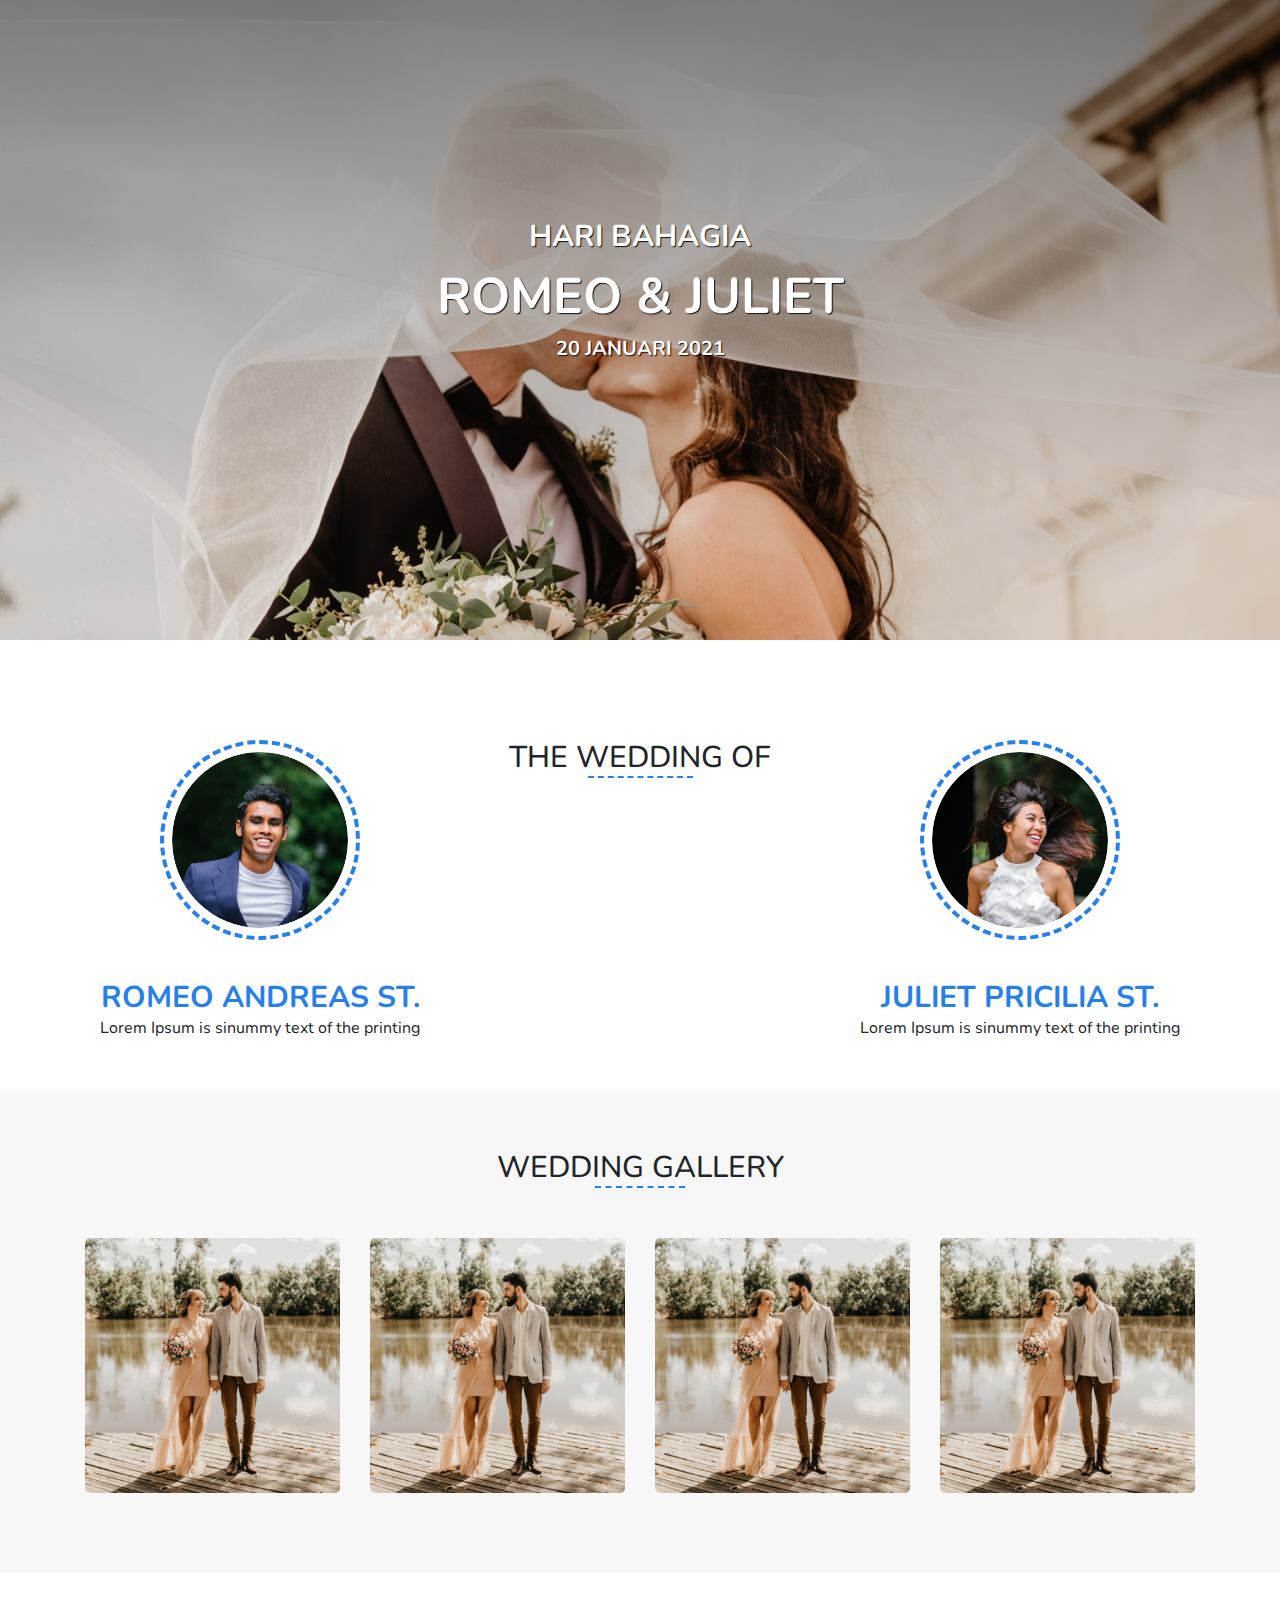
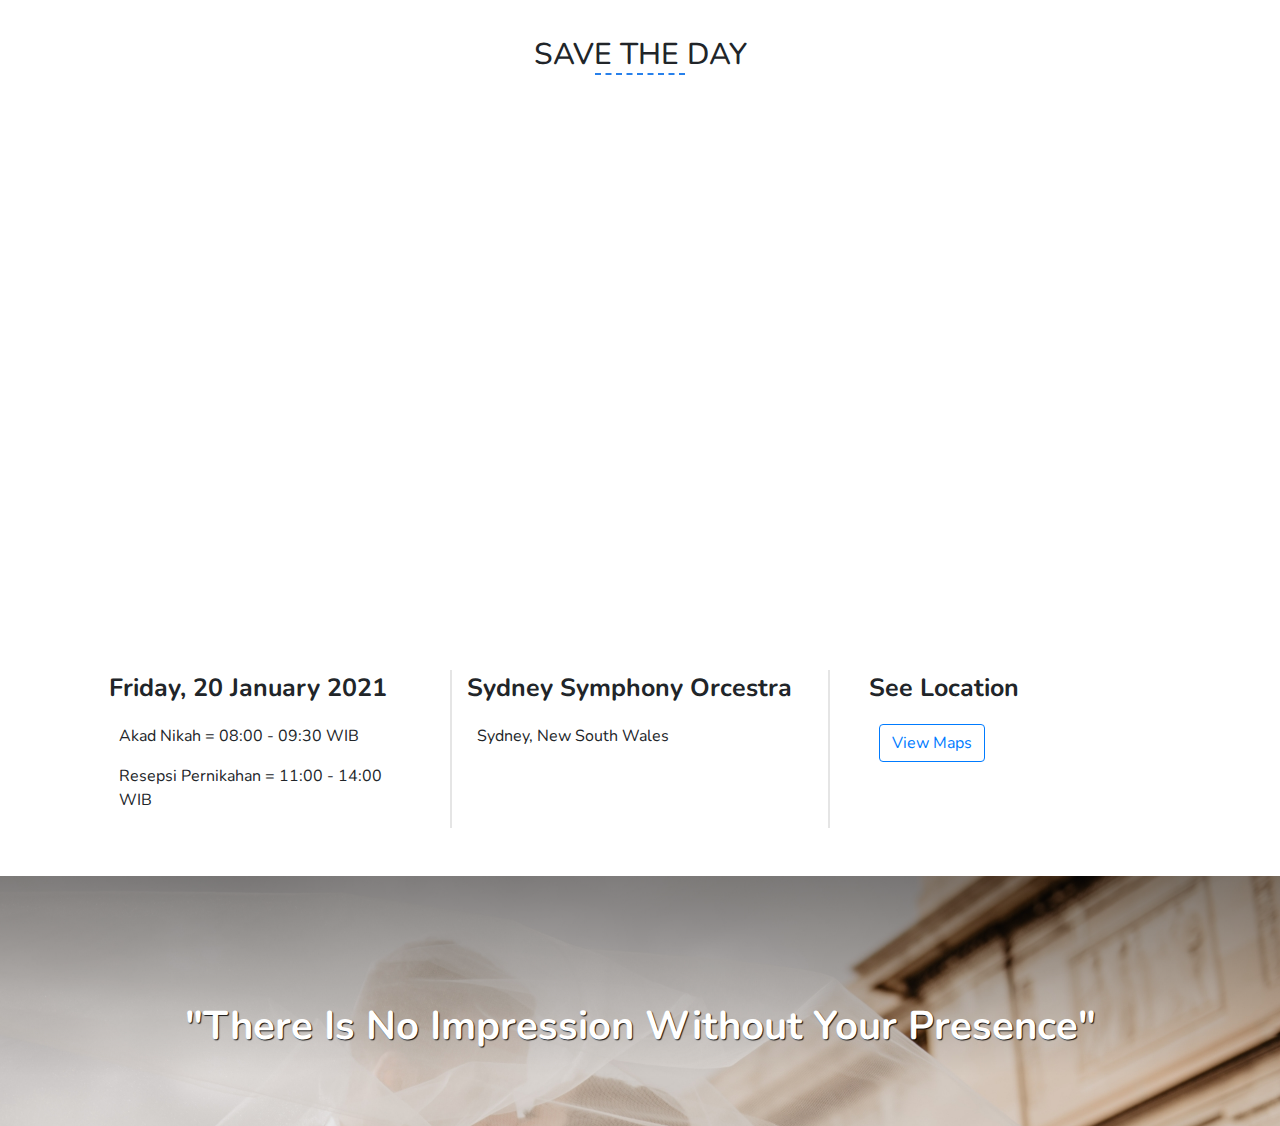
<file: index.html>
<!DOCTYPE html>
<html lang="en">
  <head>
    <!-- Required meta tags -->
    <meta charset="utf-8" />
    <meta
      name="viewport"
      content="width=device-width, initial-scale=1, shrink-to-fit=no"
    />

    <!-- Bootstrap CSS -->
    <link rel="stylesheet" href="css/bootstrap.min.css" />
    <!-- Mycss -->
    <link rel="stylesheet" href="css/css.css" />
    <!-- maps -->
    <!-- <link
      href="https://api.mapbox.com/mapbox-gl-js/v2.1.1/mapbox-gl.css"
      rel="stylesheet"
    /> -->
    <!-- Animation on Scroll -->
    <link href="aos/dist/aos.css" rel="stylesheet" />
    <!-- google font -->
    <link rel="preconnect" href="https://fonts.gstatic.com" />
    <link
      href="https://fonts.googleapis.com/css2?family=Ballet&display=swap"
      rel="stylesheet"
    />
    <link rel="preconnect" href="https://fonts.gstatic.com" />
    <link
      href="https://fonts.googleapis.com/css2?family=Nunito:wght@200&display=swap"
      rel="stylesheet"
    />
    <title>Wedding Invitation</title>
  </head>
  <body>
    <section class="first-jumbotron jumb-land">
      <div class="jumbotron jumbotron-fluid jumbotron-home">
        <div class="container text-al">
          <span
            class="text-home-1"
            data-aos="fade-right"
            data-aos-offset="300"
            data-aos-delay="1000"
            data-aos-duration="2000"
            >Hari Bahagia</span
          ><br />
          <span
            class="text-home-ut"
            data-aos="zoom-in"
            data-aos-offset="300"
            data-aos-delay="100"
            data-aos-duration="2000"
            >Romeo & Juliet</span
          ><br />
          <span
            class="text-home-2"
            data-aos="fade-left"
            data-aos-offset="300"
            data-aos-delay="1000"
            data-aos-duration="2000"
            >20 januari 2021</span
          >
        </div>
      </div>
    </section>
    <section class="bride">
      <div class="container">
        <center>
          <div style="width: 300px">
            <h2 class="versus d-block d-sm-none">THE WEDDING OF</h2>
          </div>
        </center>
        <div class="row">
          <div class="col-sm-4">
            <div class="">
              <center>
                <div class="img-stable p-2">
                  <img src="img/Mask Group 5.png" class="img-man" />
                </div>
                <h3 class="text-name-man">ROMEO ANDREAS ST.</h3>
                <span class="man-info"
                  >Lorem Ipsum is sinummy text of the printing
                </span>
              </center>
            </div>
          </div>
          <div class="col-sm-4">
            <center>
              <h2 class="my-5 and d-block d-sm-none">&</h2>
              <h2 class="versus d-none d-sm-block">THE WEDDING OF</h2>
              <!-- <h2 class="my-5 and d-none d-sm-block">With</h2> -->
            </center>
          </div>
          <div class="col-sm-4">
            <div class="">
              <center>
                <div class="img-stable p-2">
                  <img src="img/Mask Group 6.png" class="img-man" />
                </div>
                <h3 class="text-name-woman">JULIET PRICILIA ST.</h3>
                <span class="woman-info"
                  >Lorem Ipsum is sinummy text of the printing
                </span>
              </center>
            </div>
          </div>
        </div>
      </div>
    </section>
    <section class="gallery">
      <div class="container">
        <center>
          <div style="width: 300px">
            <h2 class="versus">WEDDING GALLERY</h2>
          </div>
          <div class="row">
            <div class="col-sm-3">
              <img src="img/Mask Group 7.png" class="img-gallery" />
            </div>
            <div class="col-sm-3">
              <img src="img/Mask Group 7.png" class="img-gallery" />
            </div>
            <div class="col-sm-3">
              <img src="img/Mask Group 7.png" class="img-gallery" />
            </div>
            <div class="col-sm-3">
              <img src="img/Mask Group 7.png" class="img-gallery" />
            </div>
          </div>
        </center>
      </div>
    </section>
    <section class="countdown py-4">
      <div class="container">
        <center>
          <div style="width: 300px" class="mb-5">
            <h2 class="versus">SAVE THE DAY</h2>
          </div>
        </center>
        <div class="row">
          <div class="col-lg-2"></div>
          <div class="col-lg-8">
            <div class="row mb-5 row-count container">
              <div class="">
                <center>
                  <div
                    class="box-count py-4"
                    data-aos="flip-up"
                    data-aos-offset="200"
                    data-aos-delay="100"
                    data-aos-duration="1000"
                  >
                    <span id="days" class="digit">00</span>
                    <br />
                    <span class="kategori">Days</span>
                  </div>
                </center>
              </div>
              <div class="">
                <center>
                  <div
                    class="box-count py-4"
                    data-aos="flip-up"
                    data-aos-offset="200"
                    data-aos-delay="500"
                    data-aos-duration="1000"
                  >
                    <span id="hours" class="digit">00</span>
                    <br />
                    <span class="kategori">Hours</span>
                  </div>
                </center>
              </div>
              <div class="">
                <center>
                  <div
                    class="box-count py-4"
                    data-aos="flip-up"
                    data-aos-offset="200"
                    data-aos-delay="1000"
                    data-aos-duration="1000"
                  >
                    <span id="minutes" class="digit">00</span>
                    <br />
                    <span class="kategori">Minutes</span>
                  </div>
                </center>
              </div>
              <div class="">
                <center>
                  <div
                    class="box-count py-4"
                    data-aos="flip-up"
                    data-aos-offset="200"
                    data-aos-delay="1500"
                    data-aos-duration="1000"
                  >
                    <span id="second" class="digit">00</span>
                    <br />
                    <span class="kategori">Second</span>
                  </div>
                </center>
              </div>
            </div>
          </div>
          <div class="col-lg-2"></div>
        </div>
      </div>
    </section>
    <section class="maps">
      <iframe
        class="maps-frame"
        src="https://www.google.com/maps/embed?pb=!1m18!1m12!1m3!1d3973.766044273502!2d119.48277211538019!3d-5.1413254534285695!2m3!1f0!2f0!3f0!3m2!1i1024!2i768!4f13.1!3m3!1m2!1s0x2dbefbf2ca8e3ba3%3A0x70d6b5cab4ff8174!2sJl.%20Perintis%20Kemerdekaan%2C%20Tamalanrea%20Jaya%2C%20Kec.%20Tamalanrea%2C%20Kota%20Makassar%2C%20Sulawesi%20Selatan!5e0!3m2!1sid!2sid!4v1613238420803!5m2!1sid!2sid"
        frameborder="0"
        style="border: 0"
        allowfullscreen=""
        aria-hidden="false"
        tabindex="0"
      ></iframe>
    </section>

    <section class="wedding-info py-5">
      <div class="container">
        <div class="row">
          <div class="col-sm-4">
            <div class="inf mx-lg-4">
              <p class="title">Friday, 20 January 2021</p>
              <p class="text-pri">Akad Nikah = 08:00 - 09:30 WIB</p>
              <p class="text-pri">Resepsi Pernikahan = 11:00 - 14:00 WIB</p>
            </div>
          </div>
          <div class="col-sm-4 mid">
            <div class="inf">
              <p class="title">Sydney Symphony Orcestra</p>
              <p class="text-pri">Sydney, New South Wales</p>
            </div>
          </div>
          <div class="col-sm-4">
            <div class="inf ml-lg-4">
              <p class="title">See Location</p>
              <a
                href="https://www.google.com/maps/place/Jl.+Perintis+Kemerdekaan,+Kota+Makassar,+Sulawesi+Selatan/@-5.1047473,119.5075785,17z/data=!4m5!3m4!1s0x2dbefbf2ca8e3ba3:0x70d6b5cab4ff8174!8m2!3d-5.1060348!4d119.5107653?hl=id"
                terget="_blank"
                class="btn btn-outline-primary btn-to-maps"
                >View Maps</a
              >
            </div>
          </div>
        </div>
      </div>
    </section>
    <section class="footer">
      <div class="footer-im">
        <div class="container text-al-footer my-auto">
          <div class="set-height"></div>
          <span class="text-home-ut-footer"
            >"There Is No Impression Without Your Presence"</span
          >
        </div>
      </div>
    </section>
    <!-- <div id="map" style="width: 400px; height: 300px"></div>

    <!-- Jquery -->
    <script
      src="https://code.jquery.com/jquery-3.5.1.slim.min.js"
      integrity="sha384-DfXdz2htPH0lsSSs5nCTpuj/zy4C+OGpamoFVy38MVBnE+IbbVYUew+OrCXaRkfj"
      crossorigin="anonymous"
    ></script>
    <!-- Bootstrap.js -->
    <script src="js/bootstrap.bundle.min.js"></script>
    <!-- Animation on Scroll js -->
    <script src="aos/dist/aos.js"></script>
    <!-- maps -->
    <!-- <script src="https://api.mapbox.com/mapbox-gl-js/v2.1.1/mapbox-gl.js"></script> -->
    <!-- Myscript -->
    <script src="js/myscript.js"></script>
  </body>
</html>
<script>
  var COD = new Date("1 January 2022");
  // Update the count down every 1 second
  var x = setInterval(function () {
    // Get today's date and time
    var now = new Date().getTime();

    // Find the distance between now and the count down date
    var distance = COD - now;

    // Time calculations for days, hours, minutes and seconds
    var days = Math.floor(distance / (1000 * 60 * 60 * 24));
    var hours = Math.floor(
      (distance % (1000 * 60 * 60 * 24)) / (1000 * 60 * 60)
    );
    var minutes = Math.floor((distance % (1000 * 60 * 60)) / (1000 * 60));
    var seconds = Math.floor((distance % (1000 * 60)) / 1000);

    // Display the result in the element with id="countdown"
    document.getElementById("days").innerHTML = days;
    document.getElementById("hours").innerHTML = hours;
    document.getElementById("minutes").innerHTML = minutes;
    document.getElementById("second").innerHTML = seconds;

    // If the count down is finished, write some text
    if (distance < 0) {
      clearInterval(x);
      document.getElementById("demo").innerHTML = "EXPIRED";
    }
  }, 1000);
</script>
</file>
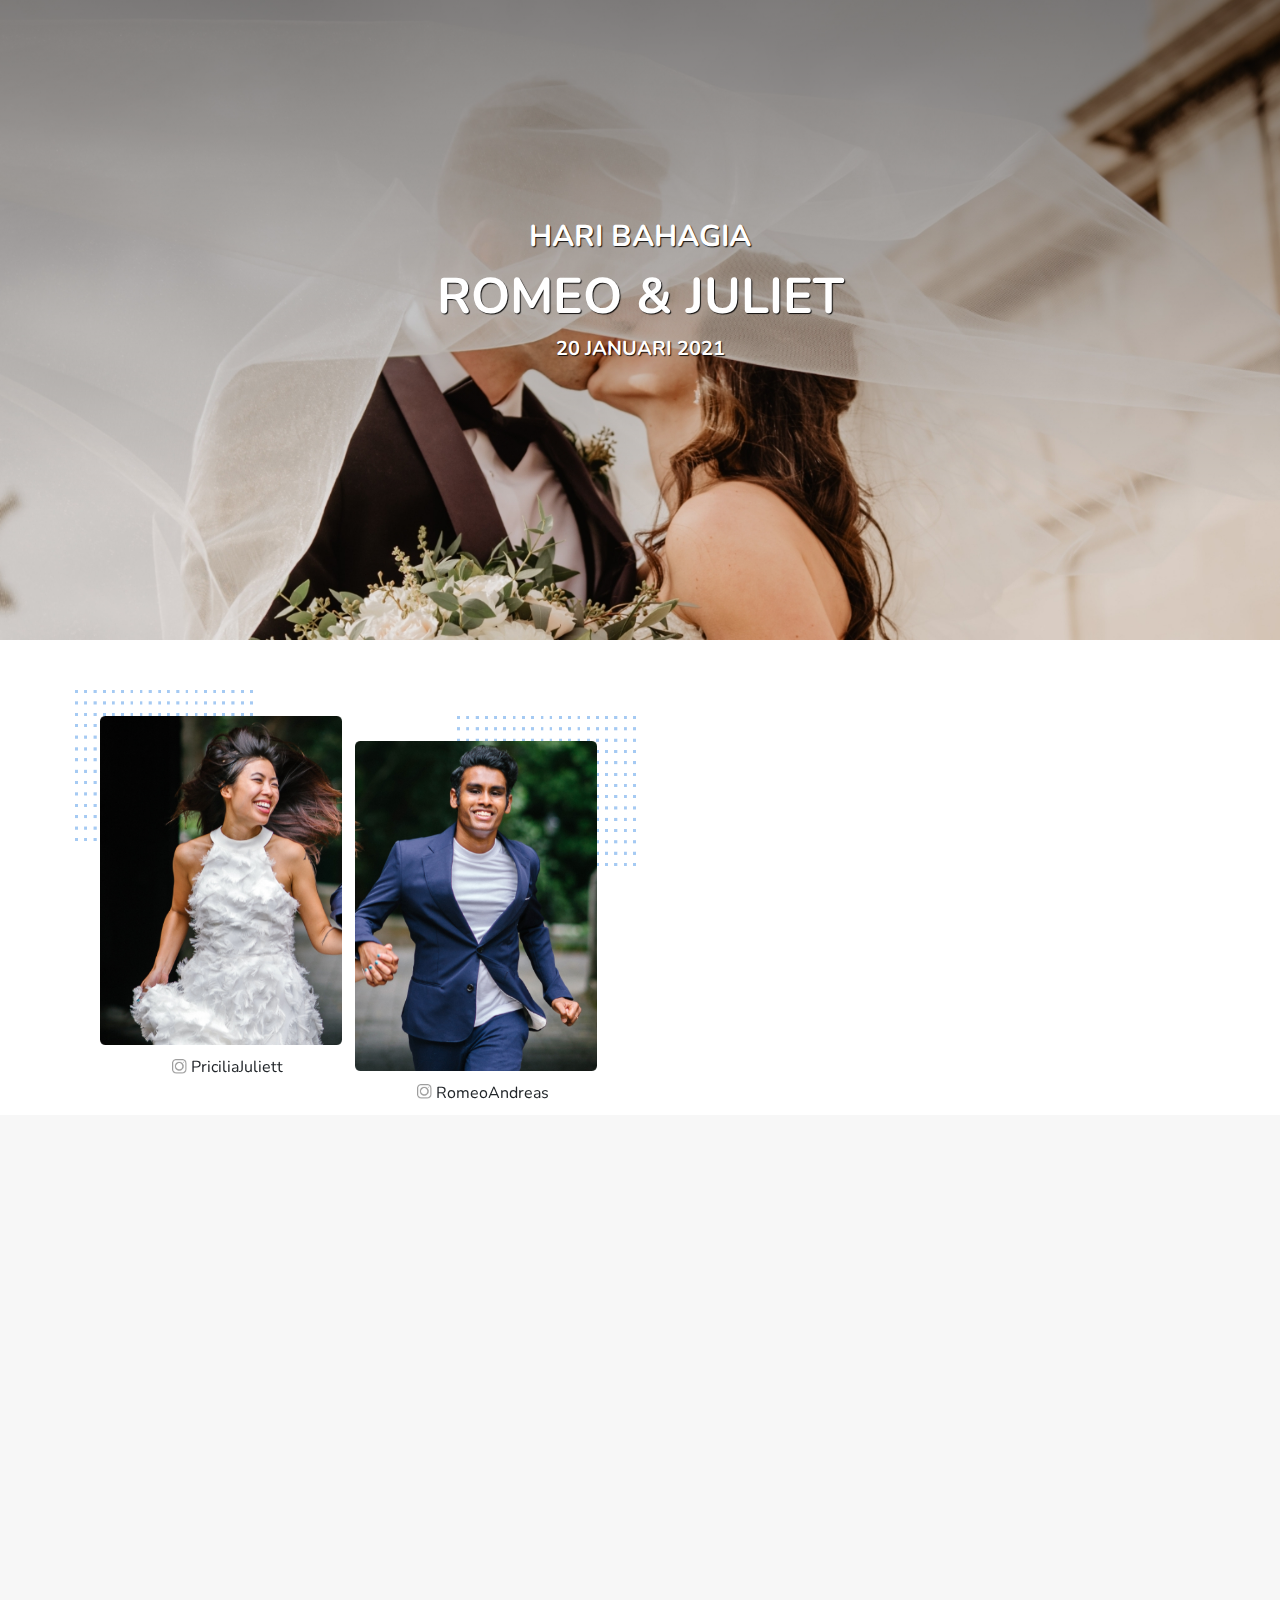
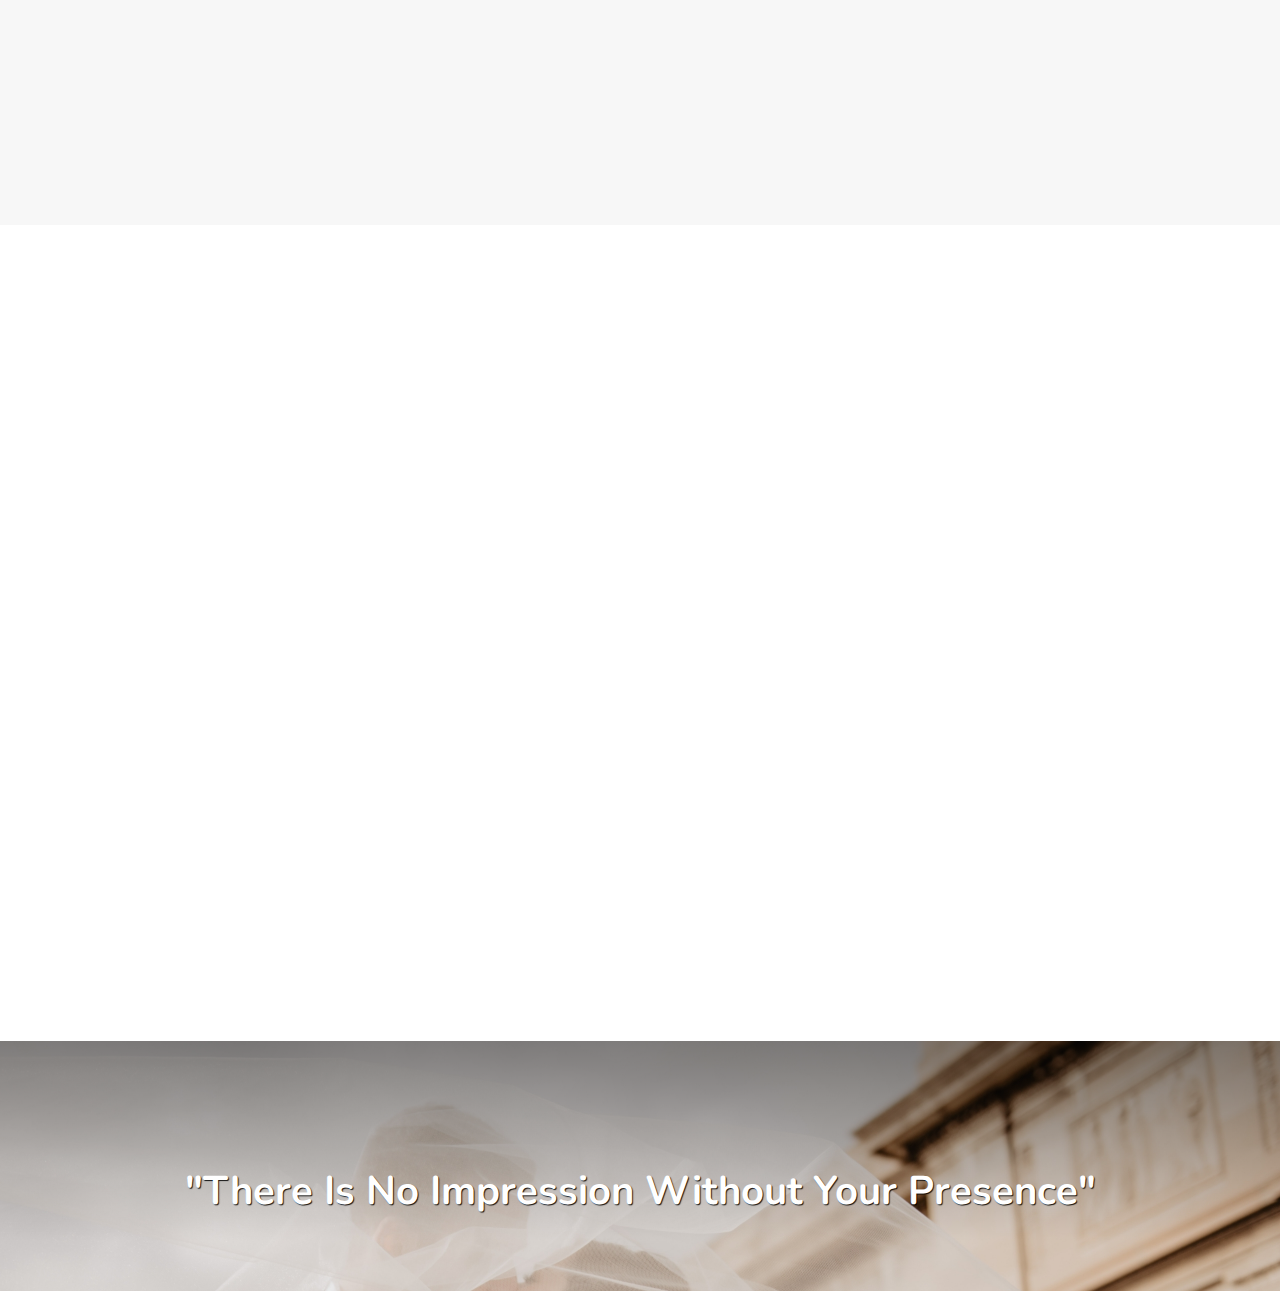
<file: landing-page2.html>
<!DOCTYPE html>
<html lang="en">
  <head>
    <!-- Required meta tags -->
    <meta charset="utf-8" />
    <meta
      name="viewport"
      content="width=device-width, initial-scale=1, shrink-to-fit=no"
    />

    <!-- Bootstrap CSS -->
    <link rel="stylesheet" href="css/bootstrap.min.css" />
    <!-- Mycss -->
    <link rel="stylesheet" href="css/css.css" />
    <!-- maps -->
    <!-- <link
      href="https://api.mapbox.com/mapbox-gl-js/v2.1.1/mapbox-gl.css"
      rel="stylesheet"
    /> -->
    <!-- Animation on Scroll -->
    <link href="aos/dist/aos.css" rel="stylesheet" />
    <!-- google font -->
    <link rel="preconnect" href="https://fonts.gstatic.com" />
    <link
      href="https://fonts.googleapis.com/css2?family=Nunito:wght@200&display=swap"
      rel="stylesheet"
    />
    <title>Wedding Invitation</title>
  </head>
  <body>
    <section class="first-jumbotron">
      <div class="jumbotron jumbotron-fluid jumbotron-home">
        <div class="container text-al">
          <span
            class="text-home-1"
            data-aos="fade-right"
            data-aos-offset="200"
            data-aos-delay="1000"
            data-aos-duration="1000"
            >Hari Bahagia</span
          ><br />
          <span
            class="text-home-ut"
            data-aos="zoom-in"
            data-aos-offset="200"
            data-aos-delay="100"
            data-aos-duration="1000"
            >Romeo & Juliet</span
          ><br />
          <span
            class="text-home-2"
            data-aos="fade-left"
            data-aos-offset="200"
            data-aos-delay="1000"
            data-aos-duration="1000"
            >20 januari 2021</span
          >
        </div>
      </div>
    </section>
    <section class="spin">
      <div class="container">
        <div class="row">
          <div class="col-md-6">
            <div class="container">
              <div
                class="img-place"
                data-aos="fade-right"
                data-aos-offset="200"
                data-aos-delay="100"
                data-aos-duration="1000"
              >
                <div class="img-cont">
                  <img class="img-marry-1" src="img/Mask Group 16.png" />
                  <img src="img/Group 286.png" class="shadow-1" />
                  <center>
                    <p class="socmed">
                      <img class="ig-logo" src="img/instagram.png" alt="" />
                      <span class="socmed-name">PriciliaJuliett</span>
                    </p>
                  </center>
                </div>
                <div class="img-cont">
                  <img class="img-marry-2" src="img/Mask Group 15.png" />
                  <img src="img/Group 286.png" class="shadow-2" />
                  <center>
                    <p class="socmed">
                      <img class="ig-logo" src="img/instagram.png" alt="" />
                      <span class="socmed-name">RomeoAndreas</span>
                    </p>
                  </center>
                </div>
              </div>
            </div>
          </div>
          <div class="col-md-6">
            <div
              class="container"
              data-aos="fade-left"
              data-aos-offset="200"
              data-aos-delay="100"
              data-aos-duration="1000"
            >
              <div class="info-place">
                <p class="gett">We Are Getting Married</p>
                <p class="name">Romeo Andreas ST.</p>
                <p class="lorem">Lorem Ipsum Doler Sit Amet</p>
                <p class="together">Together</p>
                <p class="name">Juliet Pricilia ST.</p>
                <p class="lorem">Lorem Ipsum Doler Sit Amet</p>
              </div>
            </div>
          </div>
        </div>
      </div>
    </section>
    <section class="gallery">
      <div class="container">
        <div class="row">
          <div
            class="col-md-6"
            data-aos="fade-right"
            data-aos-offset="200"
            data-aos-delay="100"
            data-aos-duration="1000"
          >
            <div class="tp">
              <span class="text-gal mx-auto">Wedding Gallery</span>
            </div>
            <p class="lorem lorem-gal mt-3">
              Lorem Ipsum is simply dummy text of the printing.
            </p>
          </div>
          <div class="col-lg-6">
            <div class="row">
              <div class="col-sm-6">
                <img
                  class="img-gallery"
                  src="img/Mask Group 7.png"
                  data-aos="fade-up"
                  data-aos-offset="200"
                  data-aos-delay="100"
                  data-aos-duration="1000"
                />
              </div>
              <div class="col-sm-6">
                <img
                  class="img-gallery"
                  src="img/Mask Group 7.png"
                  data-aos="fade-up"
                  data-aos-offset="200"
                  data-aos-delay="500"
                  data-aos-duration="1000"
                />
              </div>
            </div>
          </div>
        </div>
        <div class="row">
          <div class="d-sm-none d-lg-block col-lg-3"></div>
          <div class="col-sm-4 col-lg-3">
            <img
              class="img-gallery"
              src="img/Mask Group 7.png"
              alt=""
              data-aos="fade-up"
              data-aos-offset="200"
              data-aos-delay="100"
              data-aos-duration="1000"
            />
          </div>
          <div class="col-sm-4 col-lg-3">
            <img
              class="img-gallery"
              src="img/Mask Group 7.png"
              alt=""
              data-aos="fade-up"
              data-aos-offset="200"
              data-aos-delay="500"
              data-aos-duration="1000"
            />
          </div>
          <div class="col-sm-4 col-lg-3">
            <img
              class="img-gallery"
              src="img/Mask Group 7.png"
              alt=""
              data-aos="fade-up"
              data-aos-offset="200"
              data-aos-delay="1000"
              data-aos-duration="1000"
            />
          </div>
        </div>
      </div>
    </section>
    <section class="countdown py-4">
      <div class="container">
        <div class="row">
          <div class="col-lg-8">
            <div class="row mb-5 row-count container">
              <div class="">
                <center>
                  <div
                    class="box-count py-4"
                    data-aos="flip-up"
                    data-aos-offset="200"
                    data-aos-delay="100"
                    data-aos-duration="1000"
                  >
                    <span id="days" class="digit">00</span>
                    <br />
                    <span class="kategori">Days</span>
                  </div>
                </center>
              </div>
              <div class="">
                <center>
                  <div
                    class="box-count py-4"
                    data-aos="flip-up"
                    data-aos-offset="200"
                    data-aos-delay="500"
                    data-aos-duration="1000"
                  >
                    <span id="hours" class="digit">00</span>
                    <br />
                    <span class="kategori">Hours</span>
                  </div>
                </center>
              </div>
              <div class="">
                <center>
                  <div
                    class="box-count py-4"
                    data-aos="flip-up"
                    data-aos-offset="200"
                    data-aos-delay="1000"
                    data-aos-duration="1000"
                  >
                    <span id="minutes" class="digit">00</span>
                    <br />
                    <span class="kategori">Minutes</span>
                  </div>
                </center>
              </div>
              <div class="">
                <center>
                  <div
                    class="box-count py-4"
                    data-aos="flip-up"
                    data-aos-offset="200"
                    data-aos-delay="1500"
                    data-aos-duration="1000"
                  >
                    <span id="second" class="digit">00</span>
                    <br />
                    <span class="kategori">Second</span>
                  </div>
                </center>
              </div>
            </div>
          </div>
          <div
            class="col-lg-4"
            data-aos="zoom-in-left"
            data-aos-offset="200"
            data-aos-delay="2000"
            data-aos-duration="1000"
          >
            <div class="container save-place">
              <span class="save">Save The Day</span>
              <p class="lorem">Lorem Ipsum Dolor Sit Amet</p>
            </div>
          </div>
        </div>
      </div>
    </section>
    <section class="maps">
      <iframe
        class="maps-frame"
        src="https://www.google.com/maps/embed?pb=!1m18!1m12!1m3!1d3973.766044273502!2d119.48277211538019!3d-5.1413254534285695!2m3!1f0!2f0!3f0!3m2!1i1024!2i768!4f13.1!3m3!1m2!1s0x2dbefbf2ca8e3ba3%3A0x70d6b5cab4ff8174!2sJl.%20Perintis%20Kemerdekaan%2C%20Tamalanrea%20Jaya%2C%20Kec.%20Tamalanrea%2C%20Kota%20Makassar%2C%20Sulawesi%20Selatan!5e0!3m2!1sid!2sid!4v1613238420803!5m2!1sid!2sid"
        frameborder="0"
        style="border: 0"
        allowfullscreen=""
        aria-hidden="false"
        tabindex="0"
      ></iframe>
    </section>

    <section class="wedding-info py-5">
      <div class="container">
        <div class="row">
          <div class="col-sm-4">
            <div
              class="inf mx-lg-4"
              data-aos="fade-down"
              data-aos-offset="200"
              data-aos-delay="100"
              data-aos-duration="1500"
            >
              <p class="title">Friday, 20 January 2021</p>
              <p class="text-pri">Akad Nikah = 08:00 - 09:30 WIB</p>
              <p class="text-pri">Resepsi Pernikahan = 11:00 - 14:00 WIB</p>
            </div>
          </div>
          <div
            class="col-sm-4 mid"
            data-aos="fade-down"
            data-aos-offset="200"
            data-aos-delay="1000"
            data-aos-duration="1500"
          >
            <div class="inf">
              <p class="title">Sydney Symphony Orcestra</p>
              <p class="text-pri">Sydney, New South Wales</p>
            </div>
          </div>
          <div class="col-sm-4">
            <div
              class="inf ml-lg-4"
              data-aos="fade-down"
              data-aos-offset="200"
              data-aos-delay="1500"
              data-aos-duration="1500"
            >
              <p class="title">See Location</p>
              <a
                href="https://www.google.com/maps/place/Jl.+Perintis+Kemerdekaan,+Kota+Makassar,+Sulawesi+Selatan/@-5.1047473,119.5075785,17z/data=!4m5!3m4!1s0x2dbefbf2ca8e3ba3:0x70d6b5cab4ff8174!8m2!3d-5.1060348!4d119.5107653?hl=id"
                terget="_blank"
                class="btn btn-outline-primary btn-to-maps"
                >View Maps</a
              >
            </div>
          </div>
        </div>
      </div>
    </section>
    <section class="footer">
      <div class="footer-im">
        <div class="container text-al-footer my-auto">
          <div class="set-height"></div>
          <span class="text-home-ut-footer"
            >"There Is No Impression Without Your Presence"</span
          >
        </div>
      </div>
    </section>
    <!-- <div id="map" style="width: 400px; height: 300px"></div>

    <!-- Jquery -->
    <script
      src="https://code.jquery.com/jquery-3.5.1.slim.min.js"
      integrity="sha384-DfXdz2htPH0lsSSs5nCTpuj/zy4C+OGpamoFVy38MVBnE+IbbVYUew+OrCXaRkfj"
      crossorigin="anonymous"
    ></script>
    <!-- Bootstrap.js -->
    <script src="js/bootstrap.bundle.min.js"></script>
    <!-- Animation on Scroll js -->
    <script src="aos/dist/aos.js"></script>
    <!-- maps -->
    <!-- <script src="https://api.mapbox.com/mapbox-gl-js/v2.1.1/mapbox-gl.js"></script> -->
    <!-- Myscript -->
    <script src="js/myscript.js"></script>
  </body>
</html>
<script>
  var COD = new Date("1 January 2022");
  // Update the count down every 1 second
  var x = setInterval(function () {
    // Get today's date and time
    var now = new Date().getTime();

    // Find the distance between now and the count down date
    var distance = COD - now;

    // Time calculations for days, hours, minutes and seconds
    var days = Math.floor(distance / (1000 * 60 * 60 * 24));
    var hours = Math.floor(
      (distance % (1000 * 60 * 60 * 24)) / (1000 * 60 * 60)
    );
    var minutes = Math.floor((distance % (1000 * 60 * 60)) / (1000 * 60));
    var seconds = Math.floor((distance % (1000 * 60)) / 1000);

    // Display the result in the element with id="countdown"
    document.getElementById("days").innerHTML = days;
    document.getElementById("hours").innerHTML = hours;
    document.getElementById("minutes").innerHTML = minutes;
    document.getElementById("second").innerHTML = seconds;

    // If the count down is finished, write some text
    if (distance < 0) {
      clearInterval(x);
      document.getElementById("demo").innerHTML = "EXPIRED";
    }
  }, 1000);
</script>
</file>
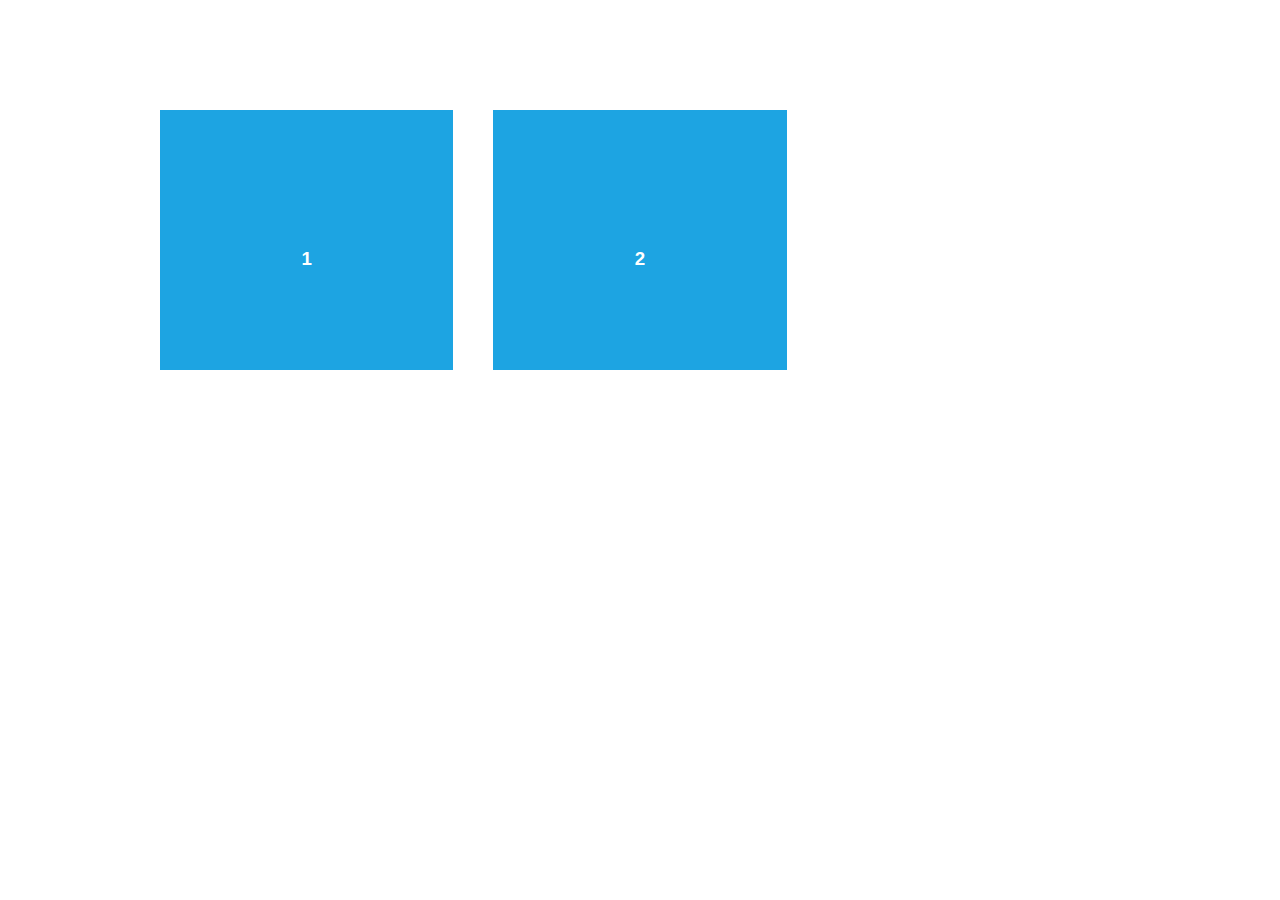
<file: aos/demo/async.html>
<!DOCTYPE html>
<html>
  <head>
    <meta charset="utf-8">
    <title>AOS - Animate on scroll library</title>
    <meta name="viewport" content="width=device-width">
    <link rel="stylesheet" href="css/styles.css" />
    <link rel="stylesheet" href="../dist/aos.css" />
  </head>
  <body>
    <div id="aos-demo" class="aos-all"></div>

    <script src="../dist/aos.js"></script>
    <script>
      AOS.init({
        easing: 'ease-in-out-sine'
      });

      setInterval(addItem, 300);

      var itemsCounter = 1;
      var container = document.getElementById('aos-demo');

      function addItem () {
        if (itemsCounter > 42) return;
        var item = document.createElement('div');
        item.classList.add('aos-item');
        item.setAttribute('data-aos', 'fade-up');
        item.innerHTML = '<div class="aos-item__inner"><h3>' + itemsCounter + '</h3></div>';
        container.appendChild(item);
        itemsCounter++;
      }
    </script>
  </body>
</html>
</file>
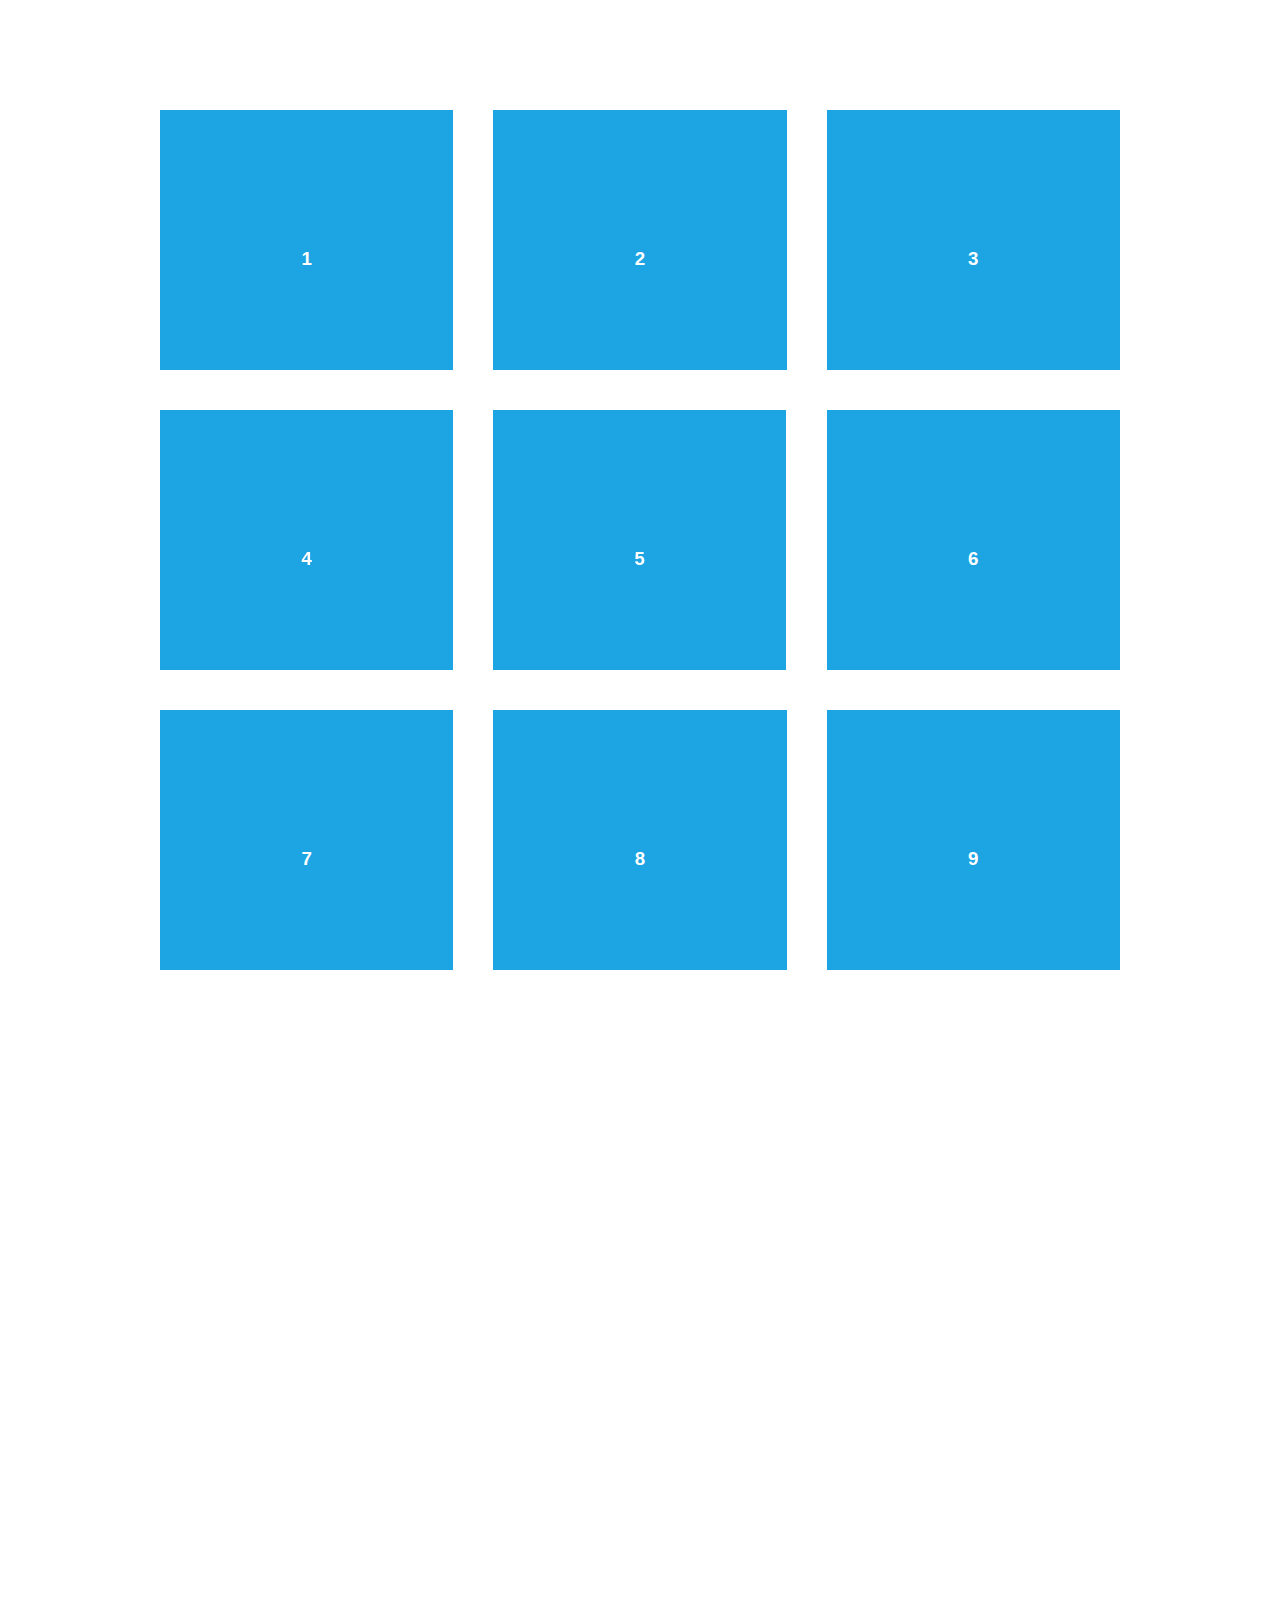
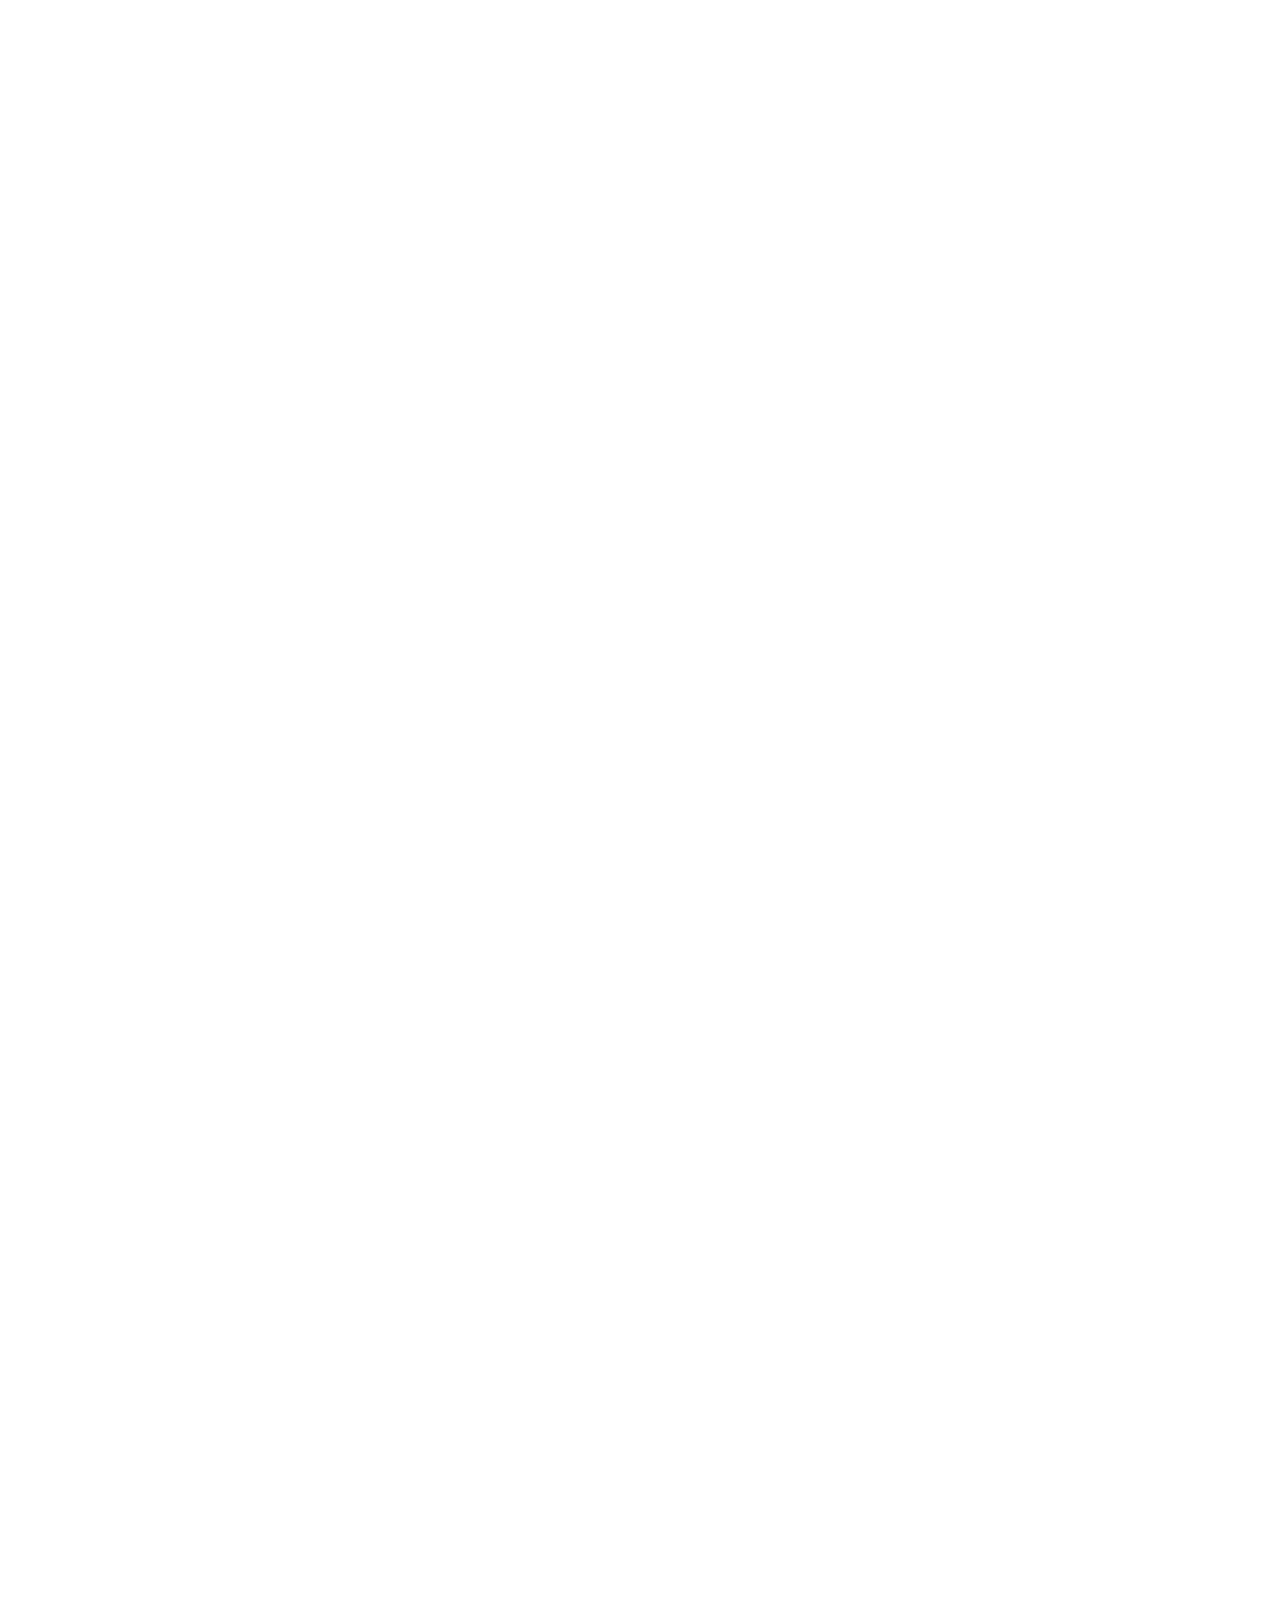
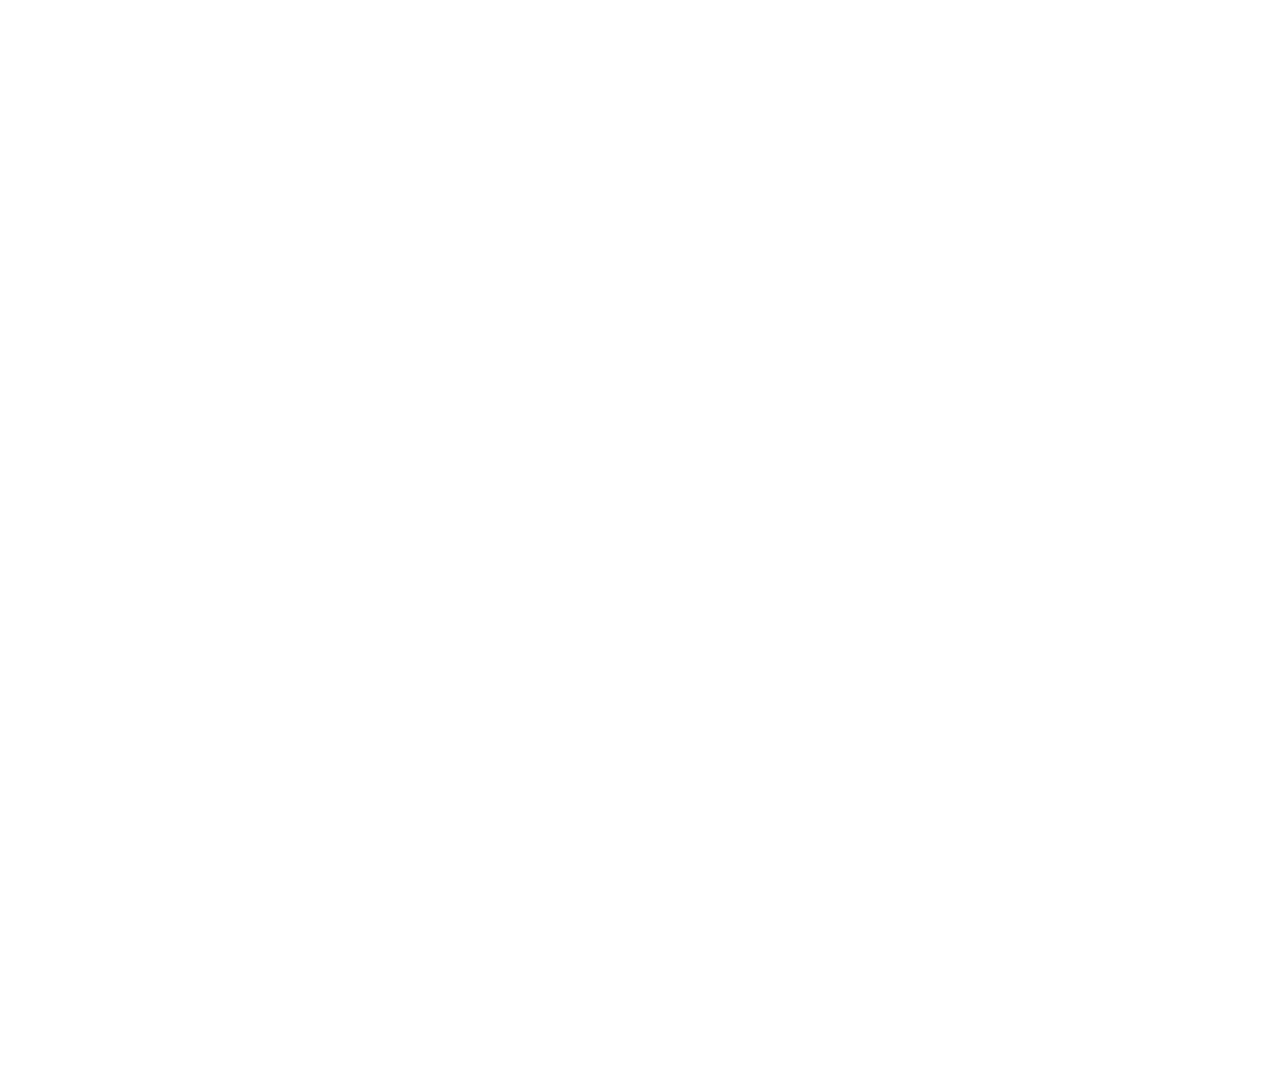
<file: aos/demo/simple.html>
<!DOCTYPE html>
<html>
  <head>
    <meta charset="utf-8">
    <title>AOS - Animate on scroll library</title>
    <meta name="viewport" content="width=device-width">
    <link rel="stylesheet" href="css/styles.css" />
    <link rel="stylesheet" href="../dist/aos.css" />
    <!--[if lt IE 9]>
    <script src="//html5shiv.googlecode.com/svn/trunk/html5.js"></script>
    <![endif]-->
  </head>
  <body>
    <div id="transcroller-body" class="aos-all">
      <div class="aos-item" data-aos="fade-up">
        <div class="aos-item__inner"><h3>1</h3></div>
      </div>
      <div class="aos-item" data-aos="fade-down">
        <div class="aos-item__inner"><h3>2</h3></div>
      </div>
      <div class="aos-item" data-aos="zoom-out-down">
        <div class="aos-item__inner"><h3>3</h3></div>
      </div>
      <div class="aos-item" data-aos="flip-down">
        <div class="aos-item__inner"><h3>4</h3></div>
      </div>
      <div class="aos-item" data-aos="flip-up">
        <div class="aos-item__inner"><h3>5</h3></div>
      </div>
      <div class="aos-item" data-aos="fade-down">
        <div class="aos-item__inner"><h3>6</h3></div>
      </div>
      <div class="aos-item" data-aos="fade-in">
        <div class="aos-item__inner"><h3>7</h3></div>
      </div>
      <div class="aos-item" data-aos="fade-down">
        <div class="aos-item__inner"><h3>8</h3></div>
      </div>
      <div class="aos-item" data-aos="fade-in">
        <div class="aos-item__inner"><h3>9</h3></div>
      </div>
      <div class="aos-item" data-aos="fade-down">
        <div class="aos-item__inner"><h3>10</h3></div>
      </div>
      <div class="aos-item" data-aos="fade-up">
        <div class="aos-item__inner"><h3>11</h3></div>
      </div>
      <div class="aos-item" data-aos="fade-down">
        <div class="aos-item__inner"><h3>12</h3></div>
      </div>
      <div class="aos-item" data-aos="fade-in">
        <div class="aos-item__inner"><h3>13</h3></div>
      </div>
      <div class="aos-item" data-aos="fade-up">
        <div class="aos-item__inner"><h3>14</h3></div>
      </div>
      <div class="aos-item" data-aos="fade-in">
        <div class="aos-item__inner"><h3>15</h3></div>
      </div>
      <div class="aos-item" data-aos="fade-up">
        <div class="aos-item__inner"><h3>16</h3></div>
      </div>
      <div class="aos-item" data-aos="fade-down">
        <div class="aos-item__inner"><h3>17</h3></div>
      </div>
      <div class="aos-item" data-aos="fade-up">
        <div class="aos-item__inner"><h3>18</h3></div>
      </div>
      <div class="aos-item" data-aos="zoom-out">
        <div class="aos-item__inner"><h3>19</h3></div>
      </div>
      <div class="aos-item" data-aos="fade-up">
        <div class="aos-item__inner"><h3>20</h3></div>
      </div>
      <div class="aos-item" data-aos="zoom-out">
        <div class="aos-item__inner"><h3>21</h3></div>
      </div>
      <div class="aos-item" data-aos="fade-in">
        <div class="aos-item__inner"><h3>22</h3></div>
      </div>
      <div class="aos-item" data-aos="zoom-out-up">
        <div class="aos-item__inner"><h3>23</h3></div>
      </div>
      <div class="aos-item" data-aos="zoom-out-down">
        <div class="aos-item__inner"><h3>24</h3></div>
      </div>
      <div class="aos-item" data-aos="fade-in">
        <div class="aos-item__inner"><h3>25</h3></div>
      </div>
      <div class="aos-item" data-aos="fade-in">
        <div class="aos-item__inner"><h3>26</h3></div>
      </div>
      <div class="aos-item" data-aos="fade-in">
        <div class="aos-item__inner"><h3>27</h3></div>
      </div>
      <div class="aos-item" data-aos="fade-in">
        <div class="aos-item__inner"><h3>28</h3></div>
      </div>
      <div class="aos-item" data-aos="fade-in">
        <div class="aos-item__inner"><h3>29</h3></div>
      </div>
      <div class="aos-item" data-aos="fade-in">
        <div class="aos-item__inner"><h3>30</h3></div>
      </div>
      <div class="aos-item" data-aos="fade-in">
        <div class="aos-item__inner"><h3>31</h3></div>
      </div>
      <div class="aos-item" data-aos="fade-in">
        <div class="aos-item__inner"><h3>32</h3></div>
      </div>
      <div class="aos-item" data-aos="fade-in">
        <div class="aos-item__inner"><h3>33</h3></div>
      </div>
      <div class="aos-item" data-aos="fade-in">
        <div class="aos-item__inner"><h3>34</h3></div>
      </div>
      <div class="aos-item" data-aos="fade-in">
        <div class="aos-item__inner"><h3>35</h3></div>
      </div>
      <div class="aos-item" data-aos="fade-in">
        <div class="aos-item__inner"><h3>36</h3></div>
      </div>
      <div class="aos-item" data-aos="fade-in">
        <div class="aos-item__inner"><h3>37</h3></div>
      </div>
      <div class="aos-item" data-aos="fade-in">
        <div class="aos-item__inner"><h3>38</h3></div>
      </div>
      <div class="aos-item" data-aos="fade-in">
        <div class="aos-item__inner"><h3>39</h3></div>
      </div>
      <div class="aos-item" data-aos="fade-in">
        <div class="aos-item__inner"><h3>40</h3></div>
      </div>
      <div class="aos-item" data-aos="fade-in">
        <div class="aos-item__inner"><h3>41</h3></div>
      </div>
      <div class="aos-item" data-aos="fade-in">
        <div class="aos-item__inner"><h3>42</h3></div>
      </div>
    </div>

    <script src="../dist/aos.js"></script>
    <script>
      AOS.init({
        easing: 'ease-in-out-sine'
      });
    </script>

    <!-- <script src="//cdnjs.cloudflare.com/ajax/libs/require.js/2.1.11/require.min.js"></script>
    <script>
      requirejs.config({
          baseUrl: '../dist',
      });

      require(['aos'], function(AOS){
          AOS.init({
              easing: 'ease-in-out-sine'
          });
      });
    </script> -->
  </body>
</html>
</file>
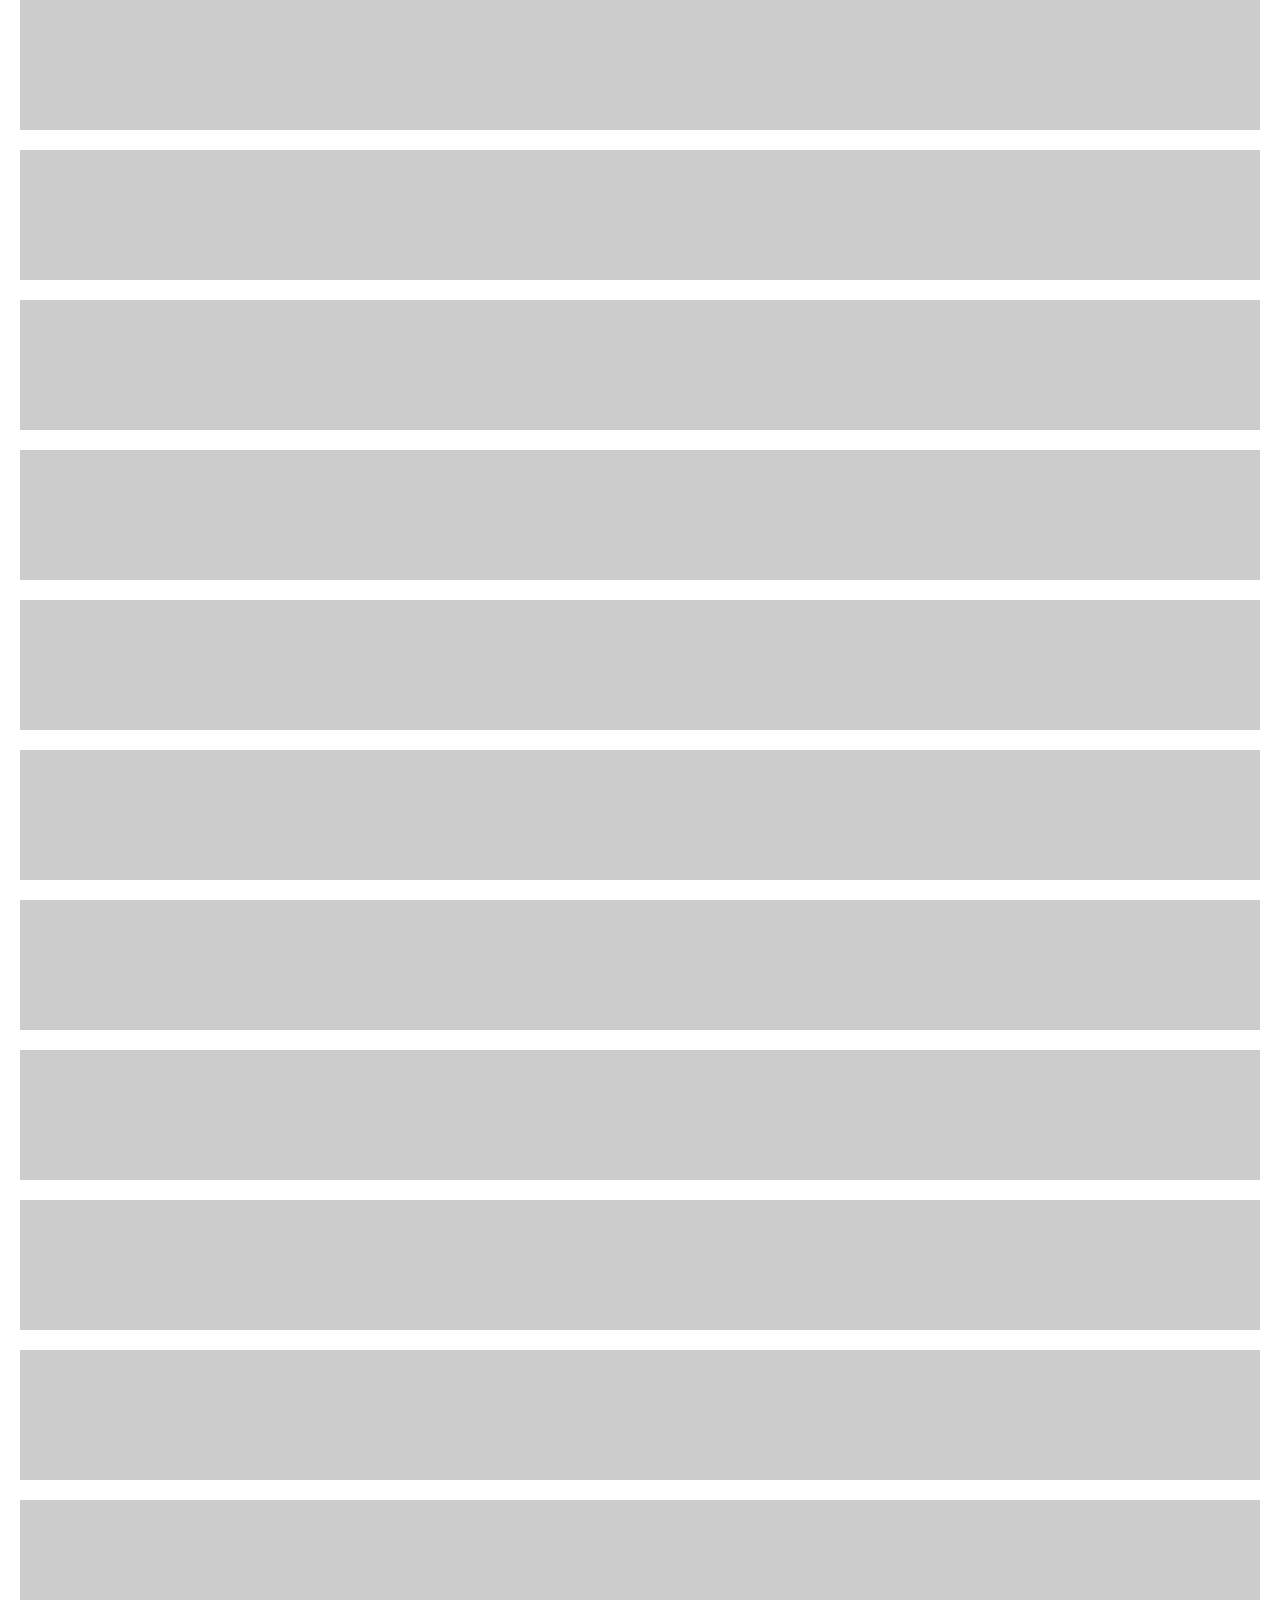
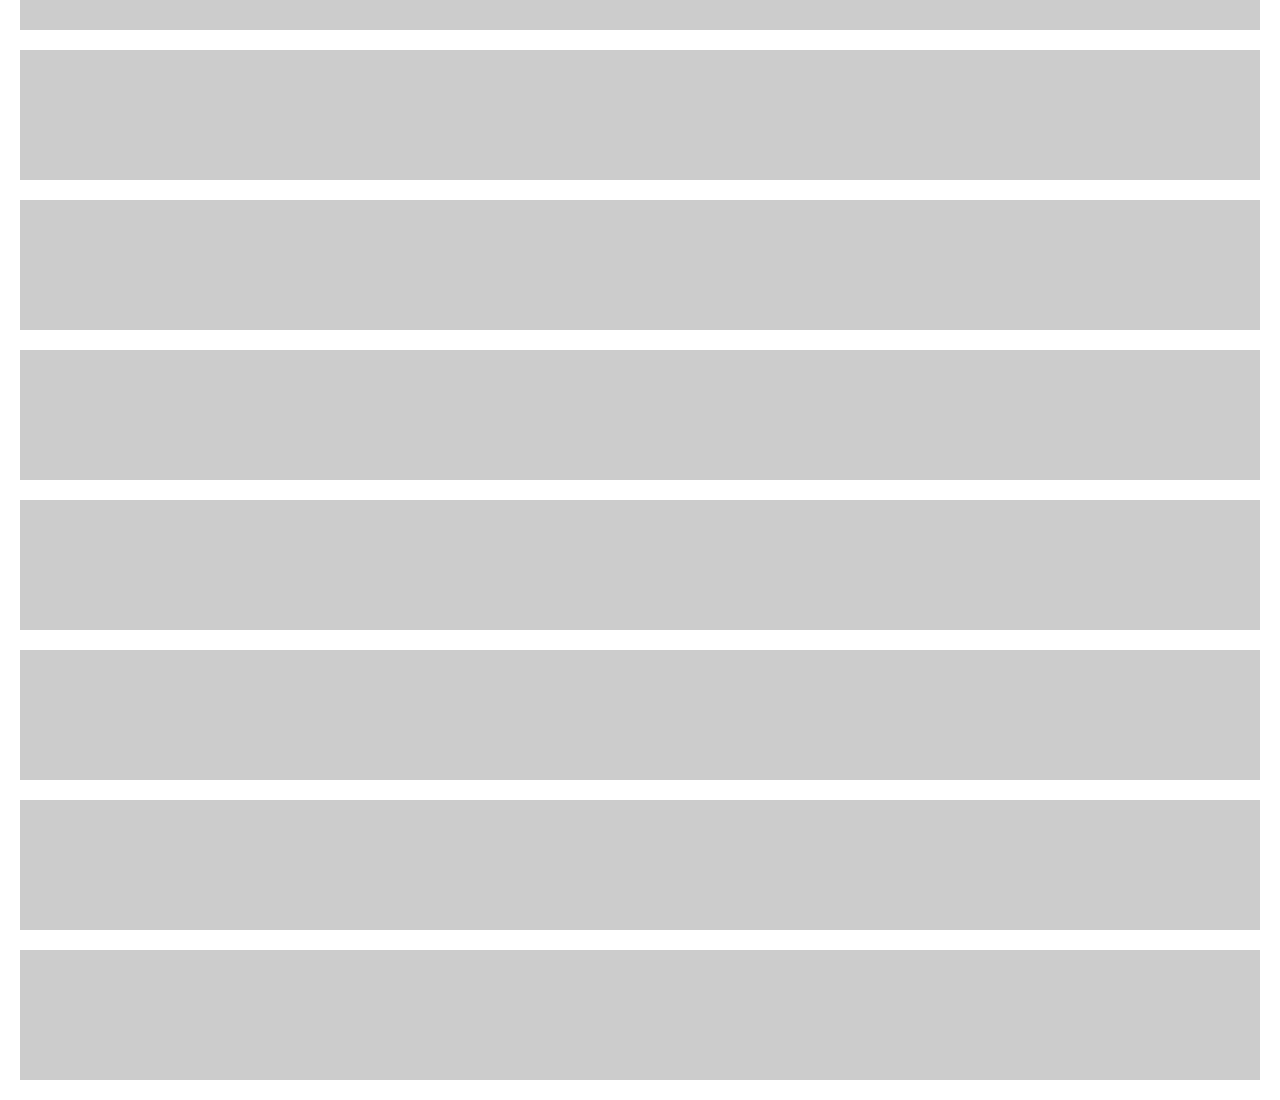
<file: aos/test/fixtures/aos-offset.fixture.html>
<!DOCTYPE html>
<html>
  <head>
    <title></title>
    <style type="text/css">
      * {box-sizing: border-box;}
      body {
        margin: 0; padding: 0 20px; text-align: center;
      }
      .aos-item {
        width: 100%; height: 130px; margin: 0 0 20px 0; background: #ccc;
      }
    </style>
  </head>
  <body class="body">
    <div class="aos-item aos-item--1" data-aos-offset="50" data-aos="fade"></div>
    <div class="aos-item aos-item--2" data-aos-offset="50" data-aos="fade-up"></div>
    <div class="aos-item aos-item--3" data-aos-offset="50" data-aos="fade-down"></div>
    <div class="aos-item aos-item--4" data-aos-offset="50" data-aos="fade-left"></div>
    <div class="aos-item aos-item--5" data-aos-offset="50" data-aos="fade-right"></div>
    <div class="aos-item aos-item--6" data-aos-offset="50" data-aos="flip-up"></div>
    <div class="aos-item aos-item--7" data-aos-offset="50" data-aos="flip-down"></div>
    <div class="aos-item aos-item--8" data-aos-offset="50" data-aos="flip-left"></div>
    <div class="aos-item aos-item--9" data-aos-offset="50" data-aos="flip-right"></div>
    <div class="aos-item aos-item--10" data-aos-offset="50" data-aos="zoom-in"></div>
    <div class="aos-item aos-item--11" data-aos-offset="50" data-aos="zoom-in-up"></div>
    <div class="aos-item aos-item--12" data-aos-offset="50" data-aos="zoom-in-down"></div>
    <div class="aos-item aos-item--13" data-aos-offset="50" data-aos="zoom-in-left"></div>
    <div class="aos-item aos-item--14" data-aos-offset="50" data-aos="zoom-in-right"></div>
    <div class="aos-item aos-item--15" data-aos-offset="50" data-aos="slide-up"></div>
    <div class="aos-item aos-item--16" data-aos-offset="50" data-aos="slide-down"></div>
    <div class="aos-item aos-item--17" data-aos-offset="50" data-aos="slide-left"></div>
    <div class="aos-item aos-item--18" data-aos-offset="50" data-aos="slide-right"></div>
  </body>
</html>
</file>
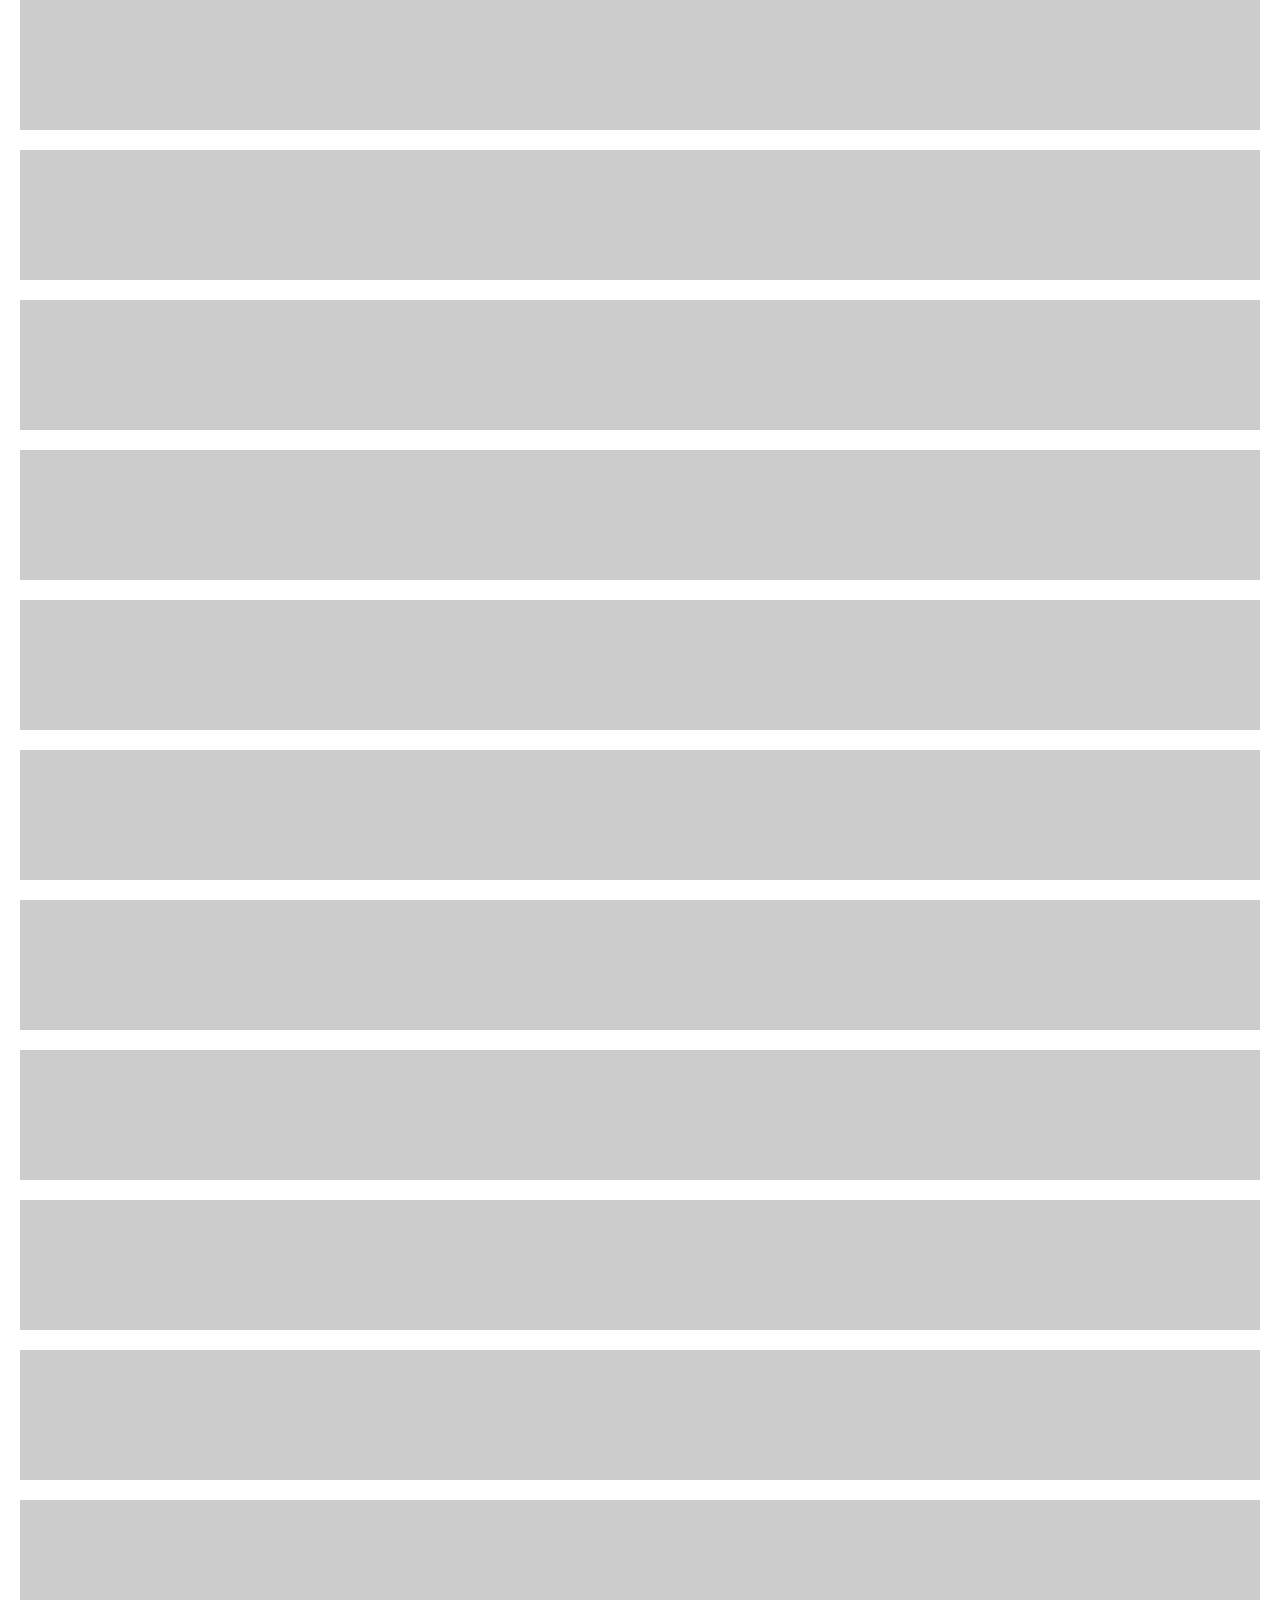
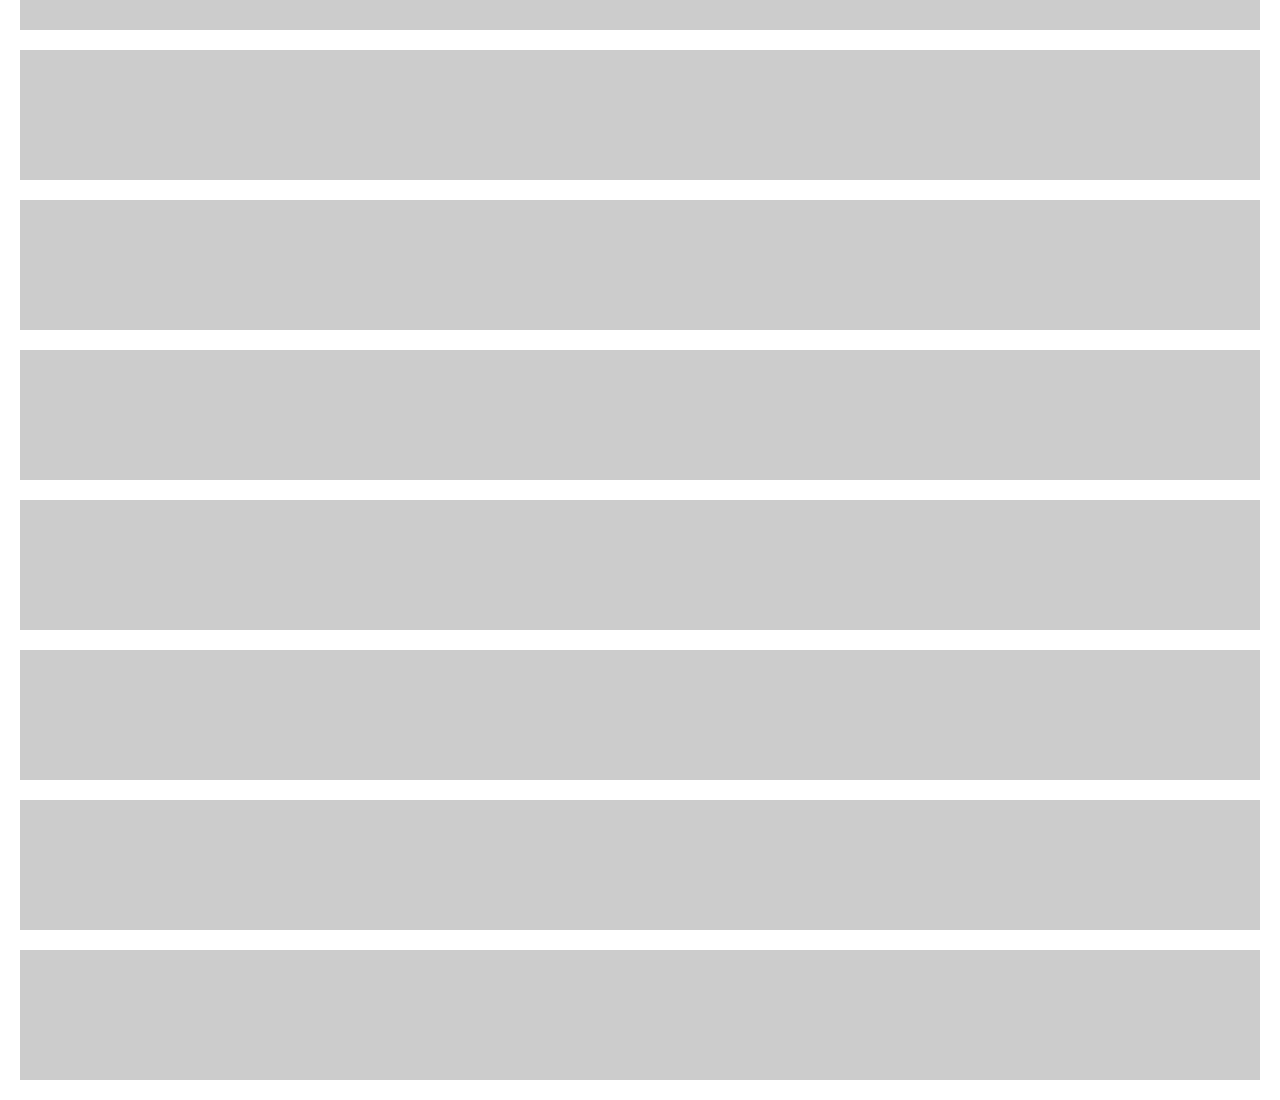
<file: aos/test/fixtures/aos.fixture.html>
<!DOCTYPE html>
<html>
  <head>
    <title></title>
    <style type="text/css">
      * {box-sizing: border-box;}
      body {
        margin: 0; padding: 0 20px; text-align: center;
      }
      .aos-item {
        width: 100%; height: 130px; margin: 0 0 20px 0; background: #ccc;
      }
    </style>
  </head>
  <body class="body">
    <div class="aos-item aos-item--1" data-aos="fade"></div>
    <div class="aos-item aos-item--2" data-aos="fade-up"></div>
    <div class="aos-item aos-item--3" data-aos="fade-down"></div>
    <div class="aos-item aos-item--4" data-aos="fade-left"></div>
    <div class="aos-item aos-item--5" data-aos="fade-right"></div>
    <div class="aos-item aos-item--6" data-aos="flip-up"></div>
    <div class="aos-item aos-item--7" data-aos="flip-down"></div>
    <div class="aos-item aos-item--8" data-aos="flip-left"></div>
    <div class="aos-item aos-item--9" data-aos="flip-right"></div>
    <div class="aos-item aos-item--10" data-aos="zoom-in"></div>
    <div class="aos-item aos-item--11" data-aos="zoom-in-up"></div>
    <div class="aos-item aos-item--12" data-aos="zoom-in-down"></div>
    <div class="aos-item aos-item--13" data-aos="zoom-in-left"></div>
    <div class="aos-item aos-item--14" data-aos="zoom-in-right"></div>
    <div class="aos-item aos-item--15" data-aos="slide-up"></div>
    <div class="aos-item aos-item--16" data-aos="slide-down"></div>
    <div class="aos-item aos-item--17" data-aos="slide-left"></div>
    <div class="aos-item aos-item--18" data-aos="slide-right"></div>
  </body>
</html>
</file>
<file: css/css.css>
/* Ini CSS Landing-page1 */

/* variabel */
:root{
    --primary-text:white;
    --text-dark:rgb(73, 62, 62);
    --primary-color:white;
    --blue-es:#2680EB;
}
body{
    background-color:var(--primary-color);
    font-family: 'Nunito', sans-serif;
    padding: 0;
    margin: 0;
    box-sizing: border-box;
    overflow-x: hidden;
}
/* jumbotron awal */
.jumbotron-home{
    background-image:url(../img/Mask.jpg);
    background-size: cover;
    background-repeat: no-repeat;
    height: 250px;
    position: relative;
}
.jumbotron-home::after{
    content:'';
    display: block;
    /* background-color: black; */
    background-image: linear-gradient(to top, rgba(0,0,0,0), rgba(0,0,0,0.4));
    width: 100%;
    height: 80%;
    position: absolute;
    bottom: 0;
    top: 0;
}
.text-al
{
    color:var(--primary-text);
    text-transform: uppercase;
    text-align: center;
    margin-top: 7vh;
    text-shadow: 1px 1px 1px rgba(0,0,0,0.9);
    font-weight: bold;
    position: relative;
    z-index: 1;
    
}
.text-home-1
{
    font-size: 15px;
}
.text-home-2
{
    font-size: 12px;
}
.text-home-ut
{
    font-size: 30px;
}

/* Spin Info Mempelai */
.gett
{
    color: var(--text-dark);
    font-size: 25px;
    font-weight: bold;
}
.name
{
    font-size: 15px;
    font-weight: bold;
    color: var(--text-dark);
}
.lorem
{
    font-size: 12px;
    color: var(--text-dark);
    font-weight: bold;
}
.together
{
    font-size: 10px;
}
.ig-logo
{
    width: 15px;
    margin-top: -4px;
}
.socmed-name
{
    /* margin-top: 2000px !important;  */
}
/* Info mempelai */
.img-place
{
display: grid;
grid-template-columns: repeat(2, 1fr);
}
.img-cont
{
    padding: 0;
    position: relative;
    /* width: 100%; */
}
.shadow-1, .shadow-2
{
    position: absolute;
    width: 70%;
}

.shadow-1
{
    left: 0;
    margin-left: -10%;
}
.shadow-2
{
    left: 0;
    margin-left: 40%;
    margin-top: 10%;
}

.img-marry-1, .img-marry-2
{
    width: 95%;
}
.img-marry-1
{
    position: relative;
    z-index: 1;
    margin-top: 10%;
}
.img-marry-2
{
    position: relative;
    z-index: 1;
    margin-top: 20%;
}
.info-place
{
    margin-top: 10%;
    margin-left: auto;
    margin-right: auto;
}
.socmed
{
    margin:10px;
}
/* Galeri */
.gallery
{
    background-color: #f0f0f08e;
    padding-top: 60px;
    padding-bottom: 60px;
}
.text-gal
{
    font-size: 30px;
}
.text-gal::after
{
    content:'';
    display: block;
    border-bottom: 5px solid rgba(38,128,235,0.1);
    width: 160px;
    margin-left: 10%;
    margin-top: -15px;
    border-radius: 20px;
}
.img-gallery
{
    width: 100%;
    margin-bottom: 20px;
}
.tp
{
    width: 75%;
}


/* countdown */
.row-count
{
    display: grid;
    grid-template-columns: repeat(4, 1fr);
}
.box-count
{
    width: 90%;
    box-shadow: 10px 10px 10px rgba(0,0,0,0.1);
    border-radius: 10px;
    margin-right: auto;
    margin-left: auto;
}
.digit
{
    font-weight: bold;
}
.kategori
{
    font-size: 15px;
}
.save
{
    font-size: 20px;
}
/* info */
.title
{
    font-size: 20px;
    font-weight: bold;
}
.text-pri, .btn-to-maps
{
    margin-left: 10px;
}
/* maps */
.maps-frame
{
    width: 100%;
    height: 300px;
}
/* footer */
.footer-im
{
    background-image:url(../img/Mask.jpg);
    background-size: cover;
    background-repeat: no-repeat;
    height: 150px;
    position: relative;
}
.footer-im::after{
    content:'';
    display: block;
    background-image: linear-gradient(to top, rgba(0,0,0,0), rgba(0,0,0,0.4));
    width: 100%;
    height: 80%;
    position: absolute;
    bottom: 0;
    top: 0;
}
.text-al-footer
{
    color:var(--primary-text);
    /* text-transform: uppercase; */
    text-align: center;
    text-shadow: 1px 1px 1px rgba(0,0,0,0.9);
    font-weight: bold;
    position: relative;
    z-index: 1;
    font-size: 20px;
    
}
.set-height
{
    height: 70px;
}

/* PC */
@media (min-width:992px){
    /* jumbotron */
    .jumbotron-home{
        height: 640px;
        background-attachment: fixed;
    }
    .text-home-1
    {
        font-size: 30px;
    }
    .text-home-2
    {
        font-size: 20px;
    }
    .text-home-ut
    {
        font-size: 50px;
    }
    .text-al
    {
        margin-top: 150px;
    }
    /* Info mempelai */
    .spin
    {
        margin-top: 50px;
    }
    .gett
    {
        font-size: 30px;
    }
    .name
    {
        font-size: 20px;
    }
    .lorem 
    {
        font-size: 15px;
        font-weight: bold;
    }
    .together
    {
        font-size: 15px;
    }
    /* galeri */
    .text-gal
    {
        font-size: 45px;
        /* background-color: rebeccapurple; */
    }
    .text-gal::after
    {
        content:'';
        display: block;
        border-bottom: 10px solid rgba(38,128,235,0.1);
        width: 240px;
        margin-top: -20px;
        border-radius: 20px;
    }
    .img-gallery
    {
        width: 100%;
        margin-top: 20px;
    }
    /* countdown */
    .countdown
    {
        margin-top: 40px;
    }
    .box-count
    {
        width: 120px;
        height: 120px;
        box-shadow: 10px 10px 10px rgba(0,0,0,0.1);
        
    }
    .digit
    {
        font-size: 40px;
    }
    .kategori
    {
        font-size: 15px;
        text-transform: uppercase;
    }
    .save-place
    {
        width: 100%;
    }
    .save
    {
        font-size: 30px;
        width: 68%;
        /* background-color: red; */
    }
    .save::after
    {
        content:'';
        display: block;
        border-bottom: 10px solid rgba(38,128,235,0.1);
        width: 70%;
        margin-left: auto;
        margin-right: auto;
        margin-top: -20px;
        border-radius: 20px;
    }
    /* info */
    .mid
    {
        border-right: 2px solid rgba(0,0,0,0.1);
        border-left: 2px solid rgba(0,0,0,0.1) ;
    }
    .wedding-info .title
    {
        font-size: 25px;
        font-weight: bold;
    }
    /* footer */
    .footer-im
    {
        height: 250px;
    }
    .text-al-footer, 
    {
        margin-top: 150px;
    }
    .text-home-ut-footer
    {
        font-size: 40px;
        margin-top: 120px;
    }
    .set-height
    {
        height: 120px;
    }
    
}
@media (min-width:1025px){
    .save
    {
        font-size: 50px;
        width: 70%;
    }
}



/* Ini CSS index */
.jumb-land
{
    margin-bottom: 0;
}
.img-stable
{
    border-radius: 50%;
    width: 200px;
    height: 200px;
    border:dashed 4px var(--blue-es);
    margin-bottom: 20px;
}
.img-man
{
    width: 100%;
    height: 100%;
    border-radius: 50%;
}
.and
{
    font-size: 80px;
    font-weight: bold;
    /* font-family: 'Ballet', cursive; */
    /* color: var(--blue-es); */
}
.versus
{
    position: relative;
    font-size: 20px;
    margin-top: -70px;
    margin-bottom: 30px;
}
.versus::after
{
    content: '';
    display: block;
    border-bottom: dashed 2px var(--blue-es);
    width: 30%;
    margin: auto;
}
.text-name-man, .text-name-woman
{
    color: var(--blue-es);
    font-size: 20px;
    font-weight: bold;
    margin-bottom: 0px;
}
.bride
{
    margin-top: 100px;
    margin-bottom: 50px;
}
@media (min-width:992px){
    .versus
    {
        font-size: 30px;
        margin-top:0;
    }
    .versus::after
    {
        width: 30%;
    }
    .text-name-man, .text-name-woman
    {
        font-size: 30px;
    }
    .img-stable
    {
        margin-bottom: 40px;
    }
}
@media (min-width:1025px){

}
</file>
<file: aos/demo/css/styles.css>
body {
  font-family: Helvetica,Tahoma;
}

*,
*:before,
*:after {
  box-sizing: border-box;
}

.aos-all {
  width: 1000px;
  max-width: 98%;
  margin: 10vh auto 0 auto;
}

.aos-item {
  display: inline-block;
  float: left;
  width: 33.3333%;
  height: 300px;
  padding: 20px;
}

.aos-item__inner {
  position: relative;
  width: 100%;
  height: 100%;
  float: left;
  background: #1da4e2;
  line-height: 260px;
  text-align: center;
  color: #fff;
}

@media screen and (max-width: 800px) {
  .aos-item {
    width: 50%;
  }
}
</file>
